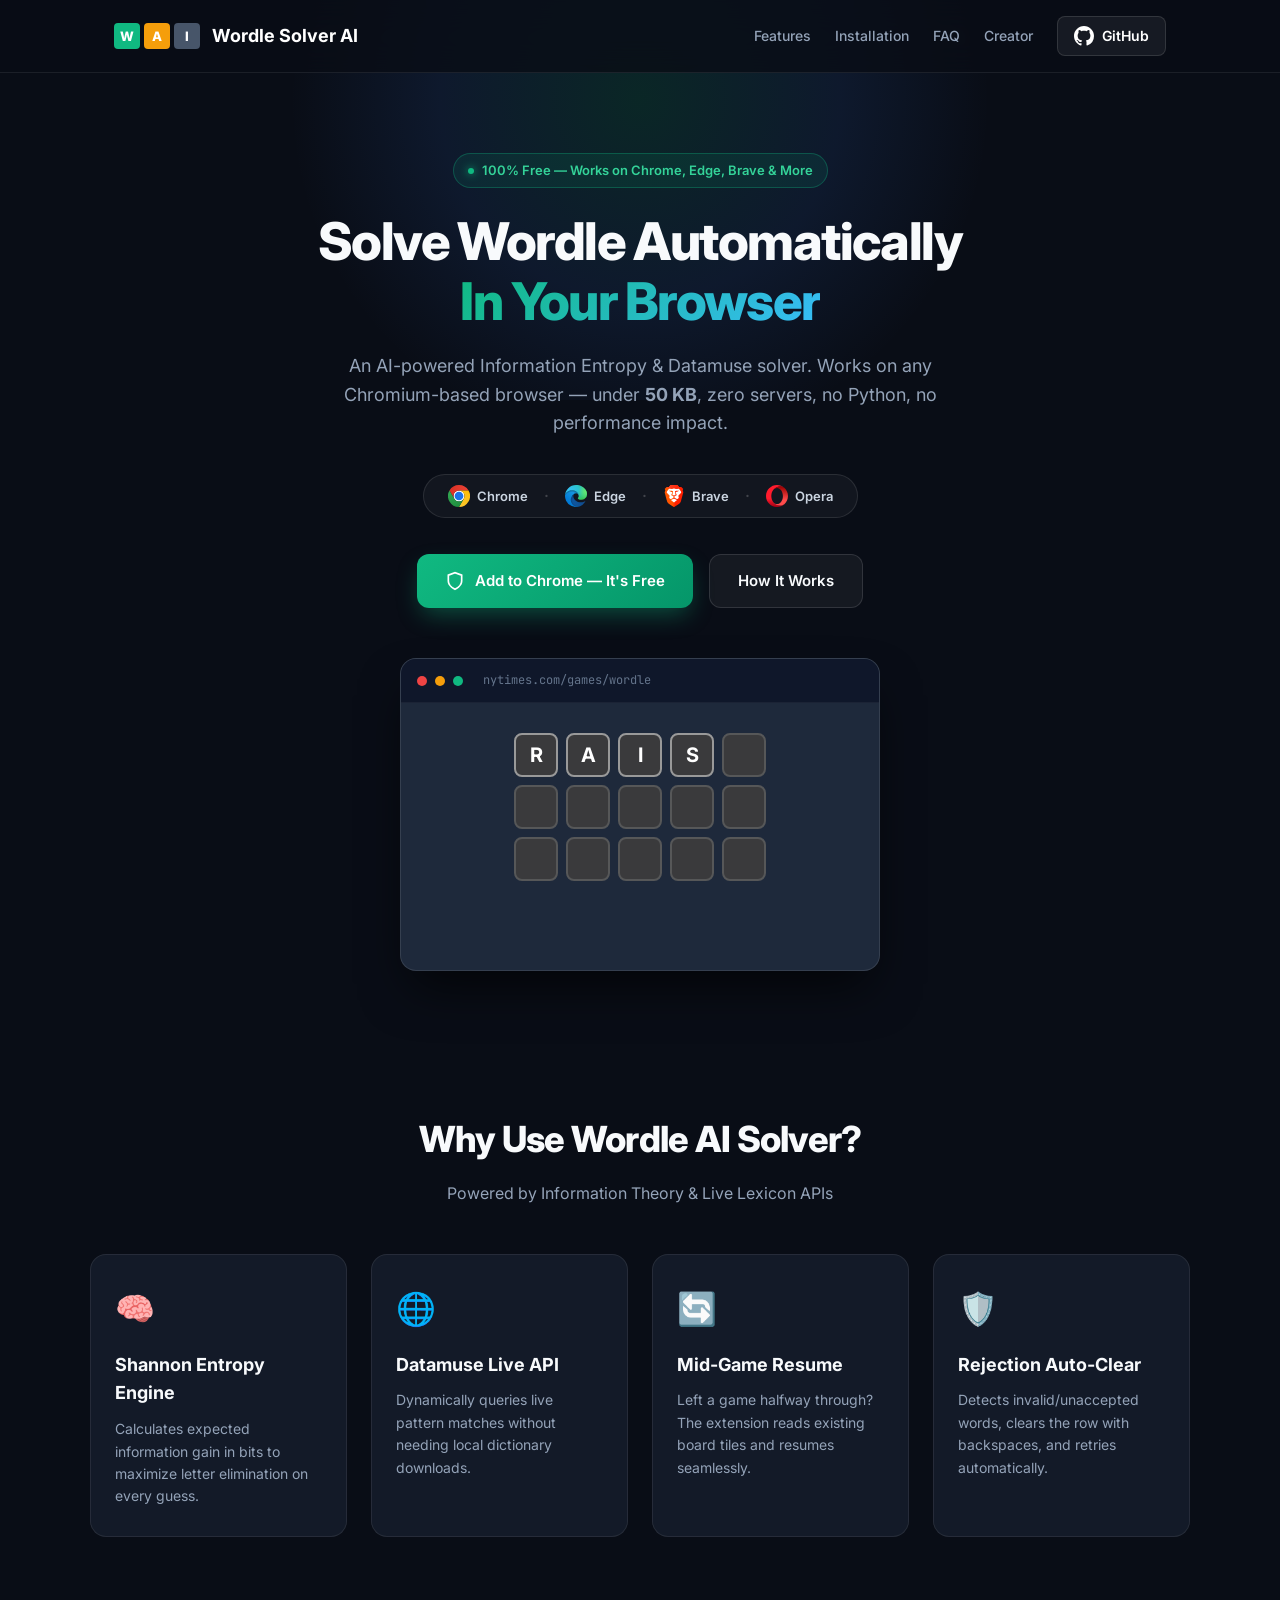
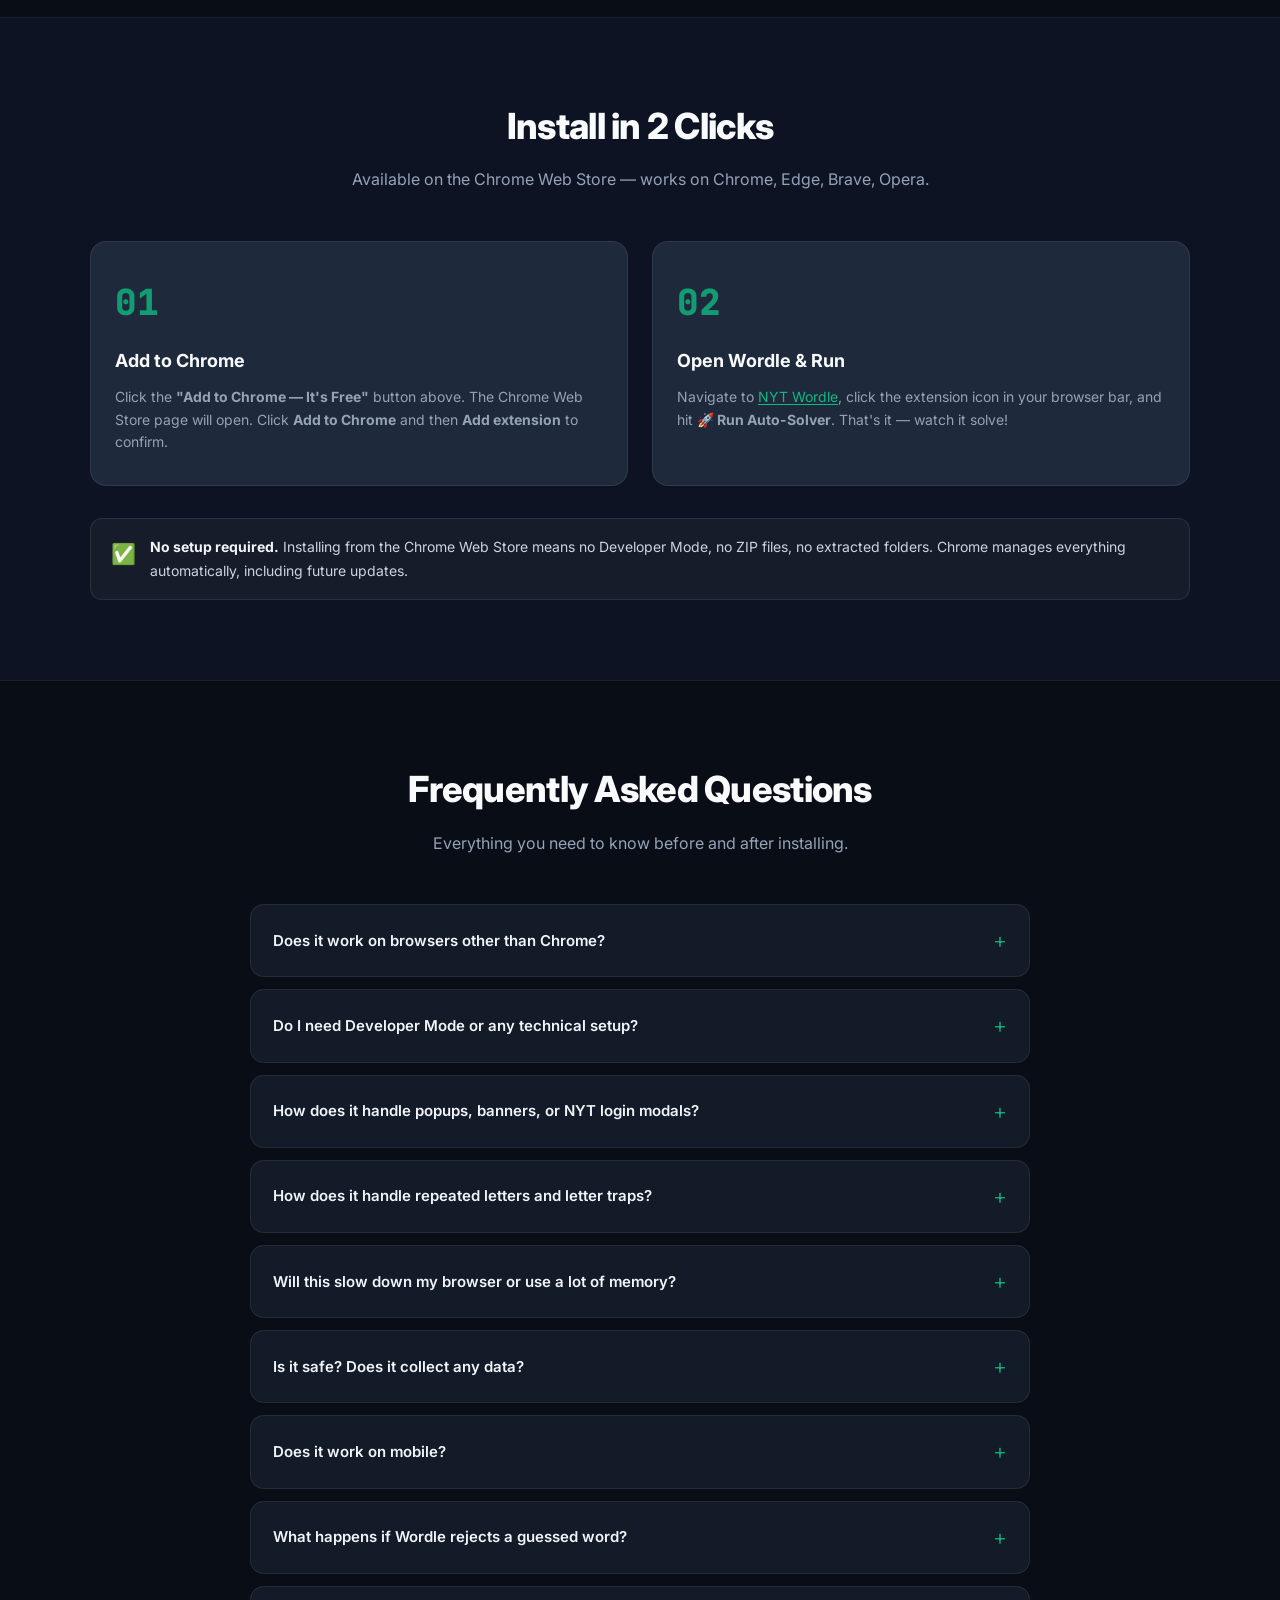
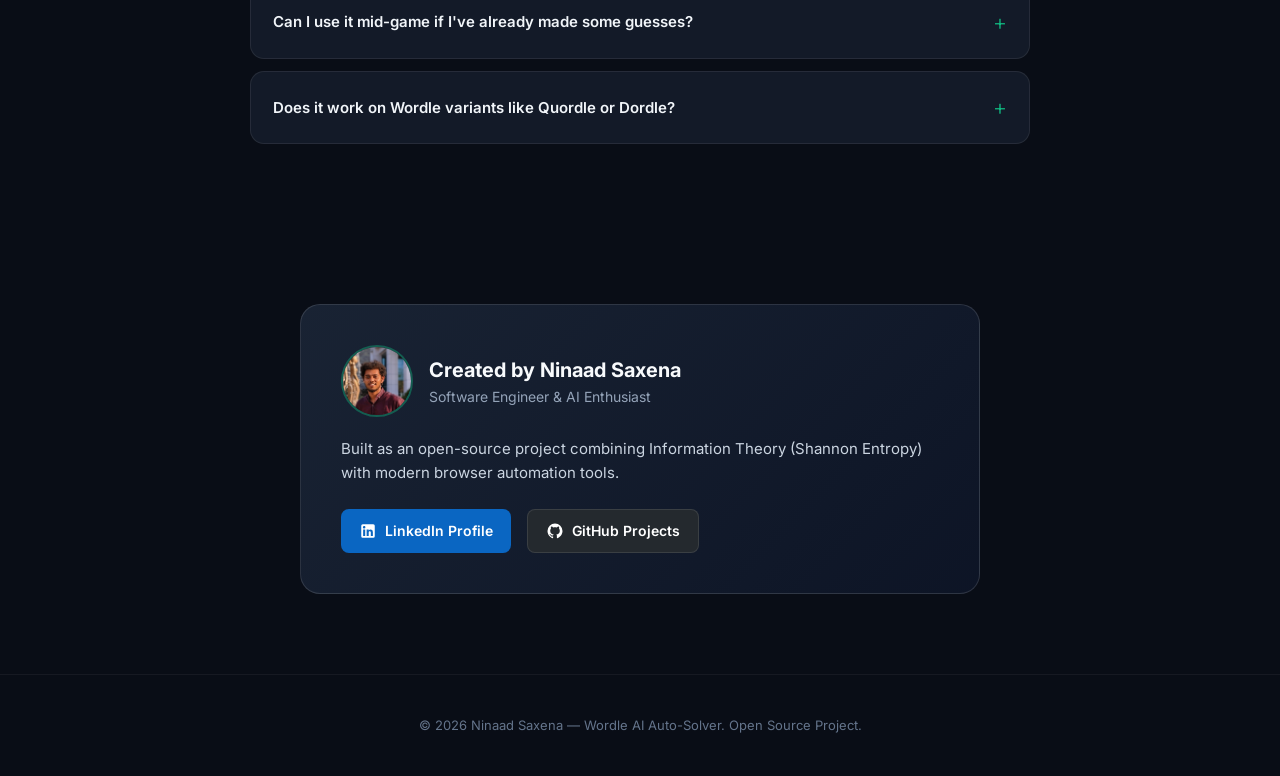
<file: index.html>
<!DOCTYPE html>
<html lang="en">
<head>
  <meta charset="UTF-8">
  <meta name="viewport" content="width=device-width, initial-scale=1.0">
  <title>Wordle AI Auto-Solver — Free Browser Extension for Chrome, Edge & More</title>
  <link rel="stylesheet" href="style.css">
  <link rel="preconnect" href="https://fonts.googleapis.com">
  <link rel="preconnect" href="https://fonts.gstatic.com" crossorigin>
  <link href="https://fonts.googleapis.com/css2?family=Inter:wght@300;400;500;600;700;800&family=JetBrains+Mono:wght@400;600&display=swap" rel="stylesheet">
</head>
<body>
  <div class="bg-glow"></div>
  
  <!-- Navigation -->
  <nav class="navbar">
    <div class="nav-container">
      <div class="brand">
        <div class="brand-tiles">
          <span class="tile green">W</span>
          <span class="tile yellow">A</span>
          <span class="tile gray">I</span>
        </div>
        <span class="brand-name">Wordle Solver AI</span>
      </div>
      <div class="nav-links">
        <a href="#features">Features</a>
        <a href="#how-it-works">Installation</a>
        <a href="#faq">FAQ</a>
        <a href="#about">Creator</a>
        <a href="https://github.com/ninaadsaxena/wordle-solver-extension" target="_blank" rel="noopener noreferrer" class="github-btn">
          <svg height="20" width="20" viewBox="0 0 16 16" fill="currentColor"><path d="M8 0C3.58 0 0 3.58 0 8c0 3.54 2.29 6.53 5.47 7.59.4.07.55-.17.55-.38 0-.19-.01-.82-.01-1.49-2.01.37-2.53-.49-2.69-.94-.09-.23-.48-.94-.82-1.13-.28-.15-.68-.52-.01-.53.63-.01 1.08.58 1.23.82.72 1.21 1.87.87 2.33.66.07-.52.28-.87.51-1.07-1.78-.2-3.64-.89-3.64-3.95 0-.87.31-1.59.82-2.15-.08-.2-.36-1.02.08-2.12 0 0 .67-.21 2.2.82.64-.18 1.32-.27 2-.27.68 0 1.36.09 2 .27 1.53-1.04 2.2-.82 2.2-.82.44 1.1.16 1.92.08 2.12.51.56.82 1.28.82 2.15 0 3.07-1.87 3.75-3.65 3.95.29.25.54.73.54 1.48 0 1.07-.01 1.93-.01 2.2 0 .21.15.46.55.38A8.013 8.013 0 0016 8c0-4.42-3.58-8-8-8z"/></svg>
          GitHub
        </a>
      </div>
    </div>
  </nav>

  <!-- Hero Section -->
  <section class="hero">
    <div class="hero-container">
      <div class="badge">
        <span class="badge-dot"></span>
        <span>100% Free — Works on Chrome, Edge, Brave & More</span>
      </div>
      <h1 class="hero-title">Solve Wordle Automatically <br><span class="gradient-text">In Your Browser</span></h1>
      <p class="hero-description">
        An AI-powered Information Entropy & Datamuse solver. Works on any Chromium-based browser — under <strong>50 KB</strong>, zero servers, no Python, no performance impact.
      </p>

      <!-- Browser Compatibility Strip -->
      <div class="browser-strip">
        <div class="browser-item">
          <img src="assets/logos/chrome.svg" width="22" height="22" alt="Chrome">
          <span>Chrome</span>
        </div>
        <div class="browser-sep">·</div>
        <div class="browser-item">
          <img src="assets/logos/edge.svg" width="22" height="22" alt="Edge">
          <span>Edge</span>
        </div>
        <div class="browser-sep">·</div>
        <div class="browser-item">
          <img src="assets/logos/brave.svg" width="22" height="22" alt="Brave">
          <span>Brave</span>
        </div>
        <div class="browser-sep">·</div>
        <div class="browser-item">
          <img src="assets/logos/opera.svg" width="22" height="22" alt="Opera">
          <span>Opera</span>
        </div>
      </div>

      <div class="hero-actions">
        <a id="store-btn" href="https://chromewebstore.google.com/detail/pijohklighjacgongfanehhmhodmlcon" target="_blank" rel="noopener noreferrer" class="cta-btn primary-cta">
          <svg width="20" height="20" viewBox="0 0 24 24" fill="none" stroke="currentColor" stroke-width="2"><path d="M12 22s8-4 8-10V5l-8-3-8 3v7c0 6 8 10 8 10z"/></svg>
          Add to Chrome — It's Free
        </a>
        <a href="#how-it-works" class="cta-btn secondary-cta">How It Works</a>
      </div>

      <!-- Preview Mockup -->
      <div class="mockup-card">
        <div class="mockup-header">
          <span class="dot red"></span>
          <span class="dot yellow"></span>
          <span class="dot green"></span>
          <span class="mockup-url">nytimes.com/games/wordle</span>
        </div>
        <div class="mockup-body">
          <div class="wordle-board-demo" id="demo-board">
            <div class="demo-row" id="demo-row-0">
              <span class="demo-tile" id="t0-0"></span>
              <span class="demo-tile" id="t0-1"></span>
              <span class="demo-tile" id="t0-2"></span>
              <span class="demo-tile" id="t0-3"></span>
              <span class="demo-tile" id="t0-4"></span>
            </div>
            <div class="demo-row" id="demo-row-1">
              <span class="demo-tile" id="t1-0"></span>
              <span class="demo-tile" id="t1-1"></span>
              <span class="demo-tile" id="t1-2"></span>
              <span class="demo-tile" id="t1-3"></span>
              <span class="demo-tile" id="t1-4"></span>
            </div>
            <div class="demo-row" id="demo-row-2">
              <span class="demo-tile" id="t2-0"></span>
              <span class="demo-tile" id="t2-1"></span>
              <span class="demo-tile" id="t2-2"></span>
              <span class="demo-tile" id="t2-3"></span>
              <span class="demo-tile" id="t2-4"></span>
            </div>
          </div>
          <div class="solver-overlay-badge" id="demo-badge">
            <span>✨ Solved in 3 guesses!</span>
          </div>
        </div>
      </div>
    </div>
  </section>

  <!-- Features Section -->
  <section id="features" class="section">
    <div class="section-container">
      <h2 class="section-title">Why Use Wordle AI Solver?</h2>
      <p class="section-subtitle">Powered by Information Theory & Live Lexicon APIs</p>

      <div class="features-grid">
        <div class="feature-card">
          <div class="feature-icon">🧠</div>
          <h3>Shannon Entropy Engine</h3>
          <p>Calculates expected information gain in bits to maximize letter elimination on every guess.</p>
        </div>

        <div class="feature-card">
          <div class="feature-icon">🌐</div>
          <h3>Datamuse Live API</h3>
          <p>Dynamically queries live pattern matches without needing local dictionary downloads.</p>
        </div>

        <div class="feature-card">
          <div class="feature-icon">🔄</div>
          <h3>Mid-Game Resume</h3>
          <p>Left a game halfway through? The extension reads existing board tiles and resumes seamlessly.</p>
        </div>

        <div class="feature-card">
          <div class="feature-icon">🛡️</div>
          <h3>Rejection Auto-Clear</h3>
          <p>Detects invalid/unaccepted words, clears the row with backspaces, and retries automatically.</p>
        </div>
      </div>
    </div>
  </section>

  <!-- 2-Step Setup Guide -->
  <section id="how-it-works" class="section alt-bg">
    <div class="section-container">
      <h2 class="section-title">Install in 2 Clicks</h2>
      <p class="section-subtitle">Available on the Chrome Web Store — works on Chrome, Edge, Brave, Opera.</p>

      <div class="steps-grid">
        <div class="step-card">
          <div class="step-number">01</div>
          <h3>Add to Chrome</h3>
          <p>Click the <strong>"Add to Chrome — It's Free"</strong> button above. The Chrome Web Store page will open. Click <strong>Add to Chrome</strong> and then <strong>Add extension</strong> to confirm.</p>
        </div>

        <div class="step-card">
          <div class="step-number">02</div>
          <h3>Open Wordle &amp; Run</h3>
          <p>Navigate to <a href="https://www.nytimes.com/games/wordle/index.html" target="_blank" rel="noopener noreferrer" class="green-link">NYT Wordle</a>, click the extension icon in your browser bar, and hit <strong>🚀 Run Auto-Solver</strong>. That's it — watch it solve!</p>
        </div>
      </div>

      <div class="install-tip">
        <div class="tip-icon">✅</div>
        <div class="tip-body">
          <strong>No setup required.</strong> Installing from the Chrome Web Store means no Developer Mode, no ZIP files, no extracted folders. Chrome manages everything automatically, including future updates.
        </div>
      </div>
    </div>
  </section>

  <!-- FAQ Section -->
  <section id="faq" class="section">
    <div class="section-container">
      <h2 class="section-title">Frequently Asked Questions</h2>
      <p class="section-subtitle">Everything you need to know before and after installing.</p>

      <div class="faq-list">

        <details class="faq-item">
          <summary class="faq-question">Does it work on browsers other than Chrome?</summary>
          <div class="faq-answer">
            Yes! Since it's a standard Chrome Web Store extension, it works on any Chromium-based browser — <strong>Google Chrome, Microsoft Edge, Brave, Opera, Vivaldi</strong>. Just visit the Chrome Web Store link and click Add to Chrome. No extra setup needed on any of them.
          </div>
        </details>

        <details class="faq-item">
          <summary class="faq-question">Do I need Developer Mode or any technical setup?</summary>
          <div class="faq-answer">
            <strong>No.</strong> Installing from the Chrome Web Store is identical to installing any standard extension — no Developer Mode, no ZIP downloads, and no folder management required. Chrome handles installation and updates automatically.
          </div>
        </details>

        <details class="faq-item">
          <summary class="faq-question">How does it handle popups, banners, or NYT login modals?</summary>
          <div class="faq-answer">
            The solver automatically detects and dismisses cookie consent banners, privacy popups, NYT account login prompts, and side navigation menus before and during gameplay so solving is never interrupted.
          </div>
        </details>

        <details class="faq-item">
          <summary class="faq-question">How does it handle repeated letters and letter traps?</summary>
          <div class="faq-answer">
            The engine uses a two-pass algorithm for exact repeated-letter feedback, and when multiple candidates share similar patterns (like <code>_IGHT</code> or <code>_OUND</code>), it evaluates high-frequency probe words to test multiple letters in a single guess.
          </div>
        </details>

        <details class="faq-item">
          <summary class="faq-question">Will this slow down my browser or use a lot of memory?</summary>
          <div class="faq-answer">
            Not at all. The entire extension is <strong>under 50 KB</strong> — smaller than a single webpage image. It only activates when you click the extension button on the NYT Wordle page. It has zero impact on your browser's speed, startup time, or memory usage.
          </div>
        </details>

        <details class="faq-item">
          <summary class="faq-question">Is it safe? Does it collect any data?</summary>
          <div class="faq-answer">
            100% safe. The extension is fully <strong>open source</strong> — you can read every line of code on GitHub. It does not collect, store, or transmit any personal data. Check out our transparent <a href="/privacy.html" class="green-link">Privacy Policy</a>.
          </div>
        </details>

        <details class="faq-item">
          <summary class="faq-question">Does it work on mobile?</summary>
          <div class="faq-answer">
            Browser extensions are a desktop-only feature — Chrome and Edge on Android and iOS do not support extensions. The solver works on desktop versions of all Chromium browsers.
          </div>
        </details>

        <details class="faq-item">
          <summary class="faq-question">What happens if Wordle rejects a guessed word?</summary>
          <div class="faq-answer">
            The solver detects when Wordle shakes a row (indicating the word isn't in its dictionary), automatically clears the row with Backspace presses, marks that word as invalid, and picks the next best candidate.
          </div>
        </details>

        <details class="faq-item">
          <summary class="faq-question">Can I use it mid-game if I've already made some guesses?</summary>
          <div class="faq-answer">
            Yes! The extension reads existing tile colours on the board when it starts. If you've already made 1 or 2 guesses, it will pick up from where you left off and continue solving from that point.
          </div>
        </details>

        <details class="faq-item">
          <summary class="faq-question">Does it work on Wordle variants like Quordle or Dordle?</summary>
          <div class="faq-answer">
            Currently the extension is designed specifically for the official <strong>NYT Wordle</strong> (nytimes.com). Other variants use different page structures and are not supported at this time.
          </div>
        </details>

      </div>
    </div>
  </section>

  <!-- Creator Section -->
  <section id="about" class="section">
    <div class="section-container">
      <div class="creator-card">
        <div class="creator-header">
          <img src="assets/ninaad.png" class="creator-avatar" alt="Ninaad Saxena">
          <div class="creator-info">
            <h3>Created by Ninaad Saxena</h3>
            <p>Software Engineer & AI Enthusiast</p>
          </div>
        </div>
        <p class="creator-bio">
          Built as an open-source project combining Information Theory (Shannon Entropy) with modern browser automation tools.
        </p>
        <div class="creator-links">
          <a href="https://linkedin.com/in/ninaadsaxena" target="_blank" rel="noopener noreferrer" class="social-link linkedin">
            <svg width="18" height="18" viewBox="0 0 24 24" fill="currentColor"><path d="M19 3a2 2 0 0 1 2 2v14a2 2 0 0 1-2 2H5a2 2 0 0 1-2-2V5a2 2 0 0 1 2-2h14m-.5 15.5v-5.3a3.26 3.26 0 0 0-3.26-3.26c-.85 0-1.84.52-2.28 1.3v-1.11h-2.79v8.37h2.79v-4.93c0-.77.62-1.4 1.39-1.4a1.4 1.4 0 0 1 1.4 1.4v4.93h2.75M6.88 8.56a1.68 1.68 0 0 0 1.68-1.68c0-.93-.75-1.69-1.68-1.69a1.69 1.69 0 0 0-1.69 1.69c0 .93.76 1.68 1.69 1.68m1.39 9.94v-8.37H5.5v8.37h2.77z"/></svg>
            LinkedIn Profile
          </a>
          <a href="https://github.com/ninaadsaxena" target="_blank" rel="noopener noreferrer" class="social-link github">
            <svg width="18" height="18" viewBox="0 0 24 24" fill="currentColor"><path d="M12 2A10 10 0 0 0 2 12c0 4.42 2.87 8.17 6.84 9.5.5.08.66-.23.66-.5v-1.69c-2.77.6-3.36-1.34-3.36-1.34-.46-1.16-1.11-1.47-1.11-1.47-.91-.62.07-.6.07-.6 1 .07 1.53 1.03 1.53 1.03.87 1.52 2.34 1.07 2.91.83.1-.65.35-1.09.63-1.34-2.22-.25-4.55-1.11-4.55-4.92 0-1.11.38-2 1.03-2.71-.1-.25-.45-1.29.1-2.64 0 0 .84-.27 2.75 1.02.79-.22 1.65-.33 2.5-.33.85 0 1.71.11 2.5.33 1.91-1.29 2.75-1.02 2.75-1.02.55 1.35.2 2.39.1 2.64.65.71 1.03 1.6 1.03 2.71 0 3.82-2.34 4.66-4.57 4.91.36.31.69.92.69 1.85V21c0 .27.16.59.67.5C19.14 20.16 22 16.42 22 12A10 10 0 0 0 12 2z"/></svg>
            GitHub Projects
          </a>
        </div>
      </div>
    </div>
  </section>

  <!-- Footer -->
  <footer class="footer">
    <p>© 2026 Ninaad Saxena — Wordle AI Auto-Solver. Open Source Project.</p>
  </footer>

  <script src="script.js"></script>
</body>
</html>
</file>
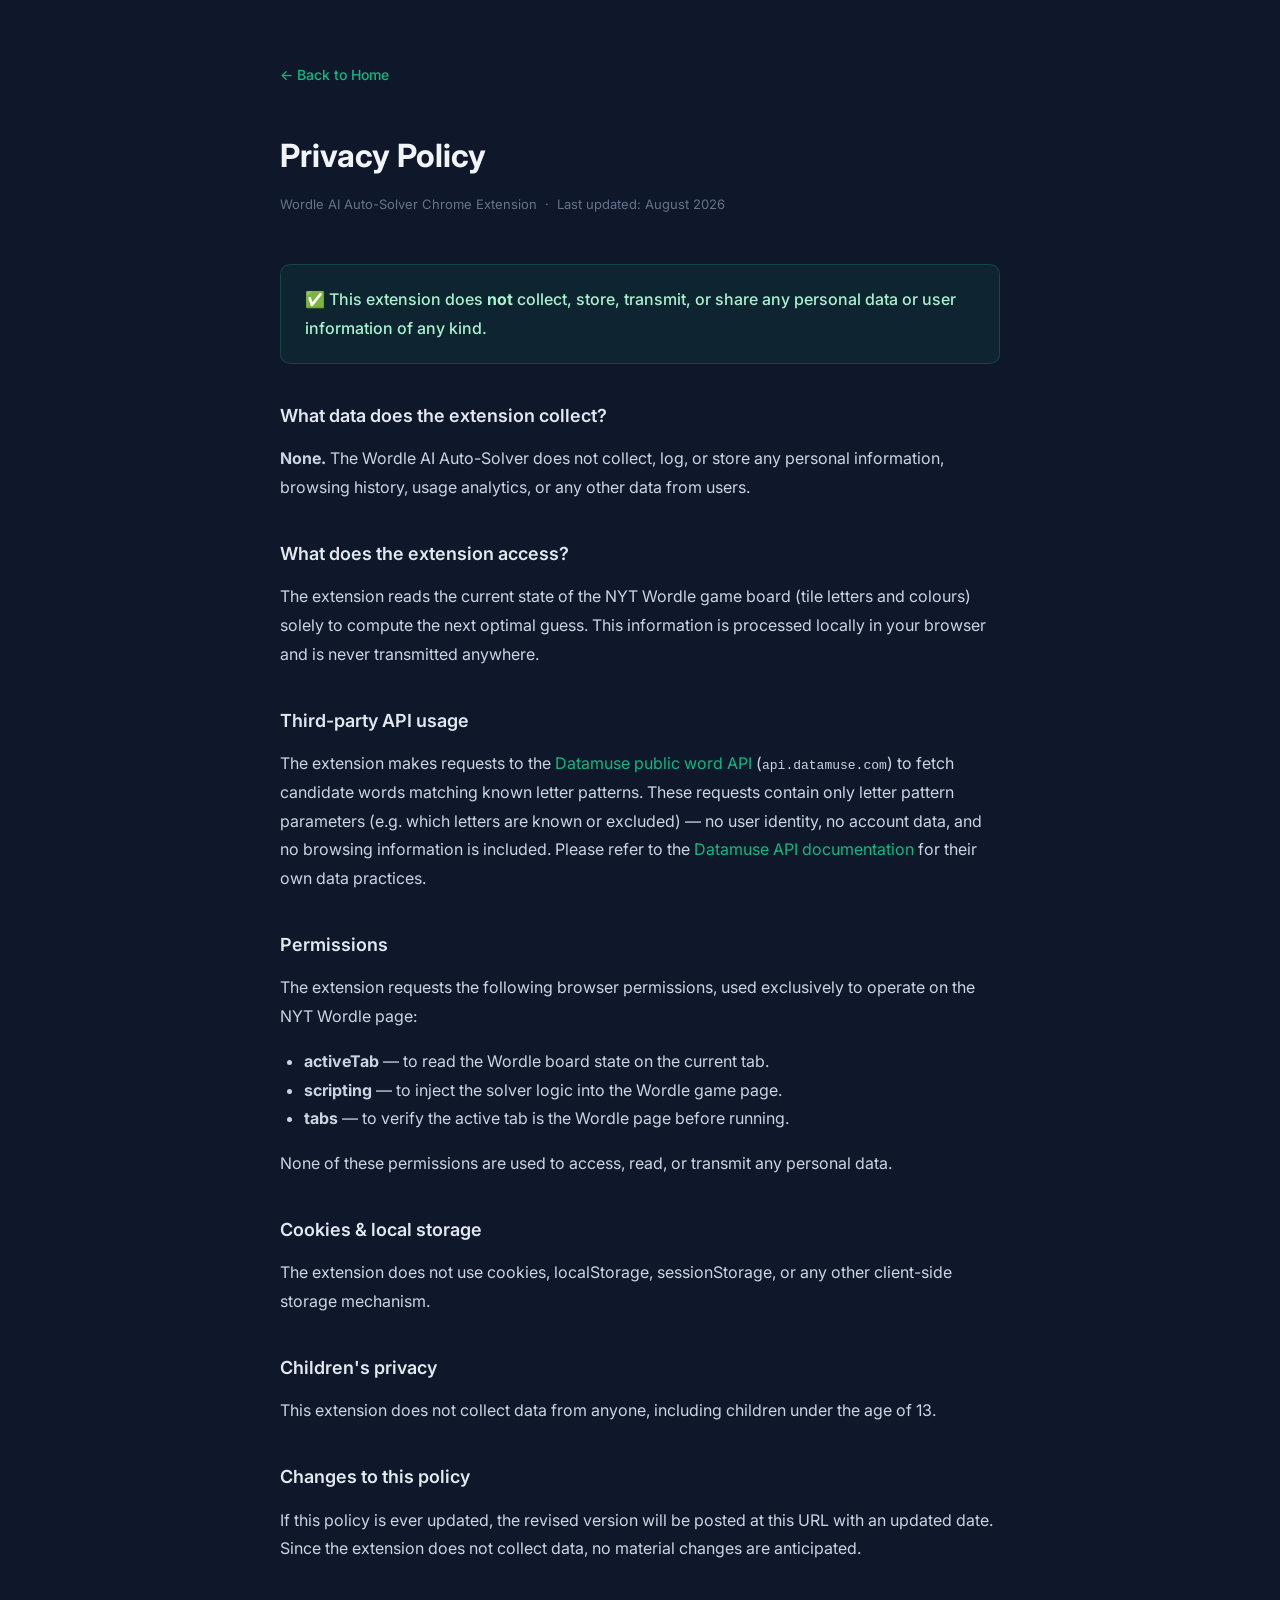
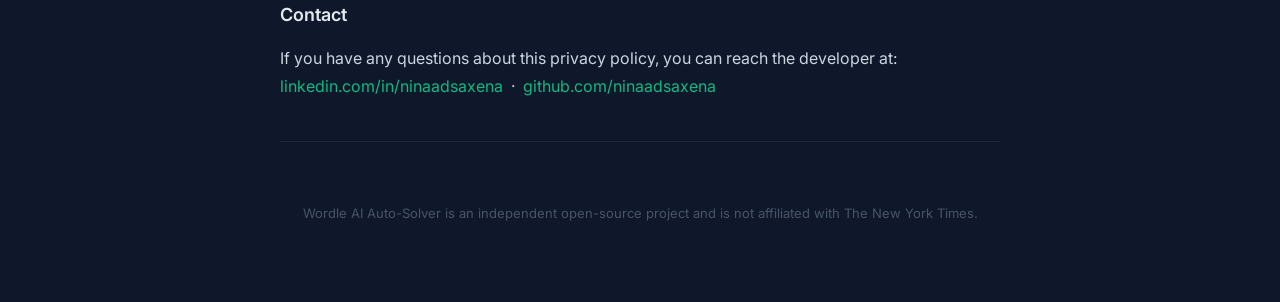
<file: privacy.html>
<!DOCTYPE html>
<html lang="en">
<head>
  <meta charset="UTF-8">
  <meta name="viewport" content="width=device-width, initial-scale=1.0">
  <title>Privacy Policy — Wordle AI Auto-Solver</title>
  <link rel="preconnect" href="https://fonts.googleapis.com">
  <link href="https://fonts.googleapis.com/css2?family=Inter:wght@400;500;600;700&display=swap" rel="stylesheet">
  <style>
    *, *::before, *::after { box-sizing: border-box; margin: 0; padding: 0; }

    body {
      font-family: 'Inter', sans-serif;
      background: #0f172a;
      color: #cbd5e1;
      min-height: 100vh;
      padding: 60px 20px;
      line-height: 1.8;
    }

    .container {
      max-width: 720px;
      margin: 0 auto;
    }

    .back {
      display: inline-flex;
      align-items: center;
      gap: 8px;
      color: #10b981;
      text-decoration: none;
      font-size: 14px;
      font-weight: 500;
      margin-bottom: 40px;
      transition: opacity 0.2s;
    }
    .back:hover { opacity: 0.75; }

    h1 {
      font-size: 32px;
      font-weight: 700;
      color: #f1f5f9;
      margin-bottom: 8px;
    }

    .meta {
      font-size: 13px;
      color: #64748b;
      margin-bottom: 48px;
    }

    h2 {
      font-size: 18px;
      font-weight: 600;
      color: #e2e8f0;
      margin: 36px 0 12px;
    }

    p { margin-bottom: 16px; }

    .highlight {
      background: rgba(16, 185, 129, 0.08);
      border: 1px solid rgba(16, 185, 129, 0.25);
      border-radius: 10px;
      padding: 20px 24px;
      margin: 32px 0;
      color: #a7f3d0;
      font-weight: 500;
    }

    a { color: #10b981; text-decoration: none; }
    a:hover { text-decoration: underline; }

    hr {
      border: none;
      border-top: 1px solid rgba(255,255,255,0.07);
      margin: 40px 0;
    }

    .footer {
      font-size: 13px;
      color: #475569;
      text-align: center;
      margin-top: 60px;
    }

    .privacy-list {
      margin: 0 0 16px 24px;
    }
  </style>

</head>
<body>
  <div class="container">

    <a href="/" class="back">
      ← Back to Home
    </a>

    <h1>Privacy Policy</h1>
    <p class="meta">Wordle AI Auto-Solver Chrome Extension &nbsp;·&nbsp; Last updated: August 2026</p>

    <div class="highlight">
      ✅ This extension does <strong>not</strong> collect, store, transmit, or share any personal data or user information of any kind.
    </div>

    <h2>What data does the extension collect?</h2>
    <p><strong>None.</strong> The Wordle AI Auto-Solver does not collect, log, or store any personal information, browsing history, usage analytics, or any other data from users.</p>

    <h2>What does the extension access?</h2>
    <p>The extension reads the current state of the NYT Wordle game board (tile letters and colours) solely to compute the next optimal guess. This information is processed locally in your browser and is never transmitted anywhere.</p>

    <h2>Third-party API usage</h2>
    <p>The extension makes requests to the <a href="https://www.datamuse.com/api/" target="_blank" rel="noopener noreferrer">Datamuse public word API</a> (<code>api.datamuse.com</code>) to fetch candidate words matching known letter patterns. These requests contain only letter pattern parameters (e.g. which letters are known or excluded) — no user identity, no account data, and no browsing information is included. Please refer to the <a href="https://www.datamuse.com/api/" target="_blank" rel="noopener noreferrer">Datamuse API documentation</a> for their own data practices.</p>

    <h2>Permissions</h2>
    <p>The extension requests the following browser permissions, used exclusively to operate on the NYT Wordle page:</p>
    <ul class="privacy-list">
      <li><strong>activeTab</strong> — to read the Wordle board state on the current tab.</li>
      <li><strong>scripting</strong> — to inject the solver logic into the Wordle game page.</li>
      <li><strong>tabs</strong> — to verify the active tab is the Wordle page before running.</li>
    </ul>
    <p>None of these permissions are used to access, read, or transmit any personal data.</p>

    <h2>Cookies & local storage</h2>
    <p>The extension does not use cookies, localStorage, sessionStorage, or any other client-side storage mechanism.</p>

    <h2>Children's privacy</h2>
    <p>This extension does not collect data from anyone, including children under the age of 13.</p>

    <h2>Changes to this policy</h2>
    <p>If this policy is ever updated, the revised version will be posted at this URL with an updated date. Since the extension does not collect data, no material changes are anticipated.</p>

    <h2>Contact</h2>
    <p>If you have any questions about this privacy policy, you can reach the developer at:<br>
      <a href="https://linkedin.com/in/ninaadsaxena" target="_blank" rel="noopener noreferrer">linkedin.com/in/ninaadsaxena</a> &nbsp;·&nbsp;
      <a href="https://github.com/ninaadsaxena" target="_blank" rel="noopener noreferrer">github.com/ninaadsaxena</a>
    </p>

    <hr>
    <p class="footer">Wordle AI Auto-Solver is an independent open-source project and is not affiliated with The New York Times.</p>

  </div>
</body>
</html>
</file>
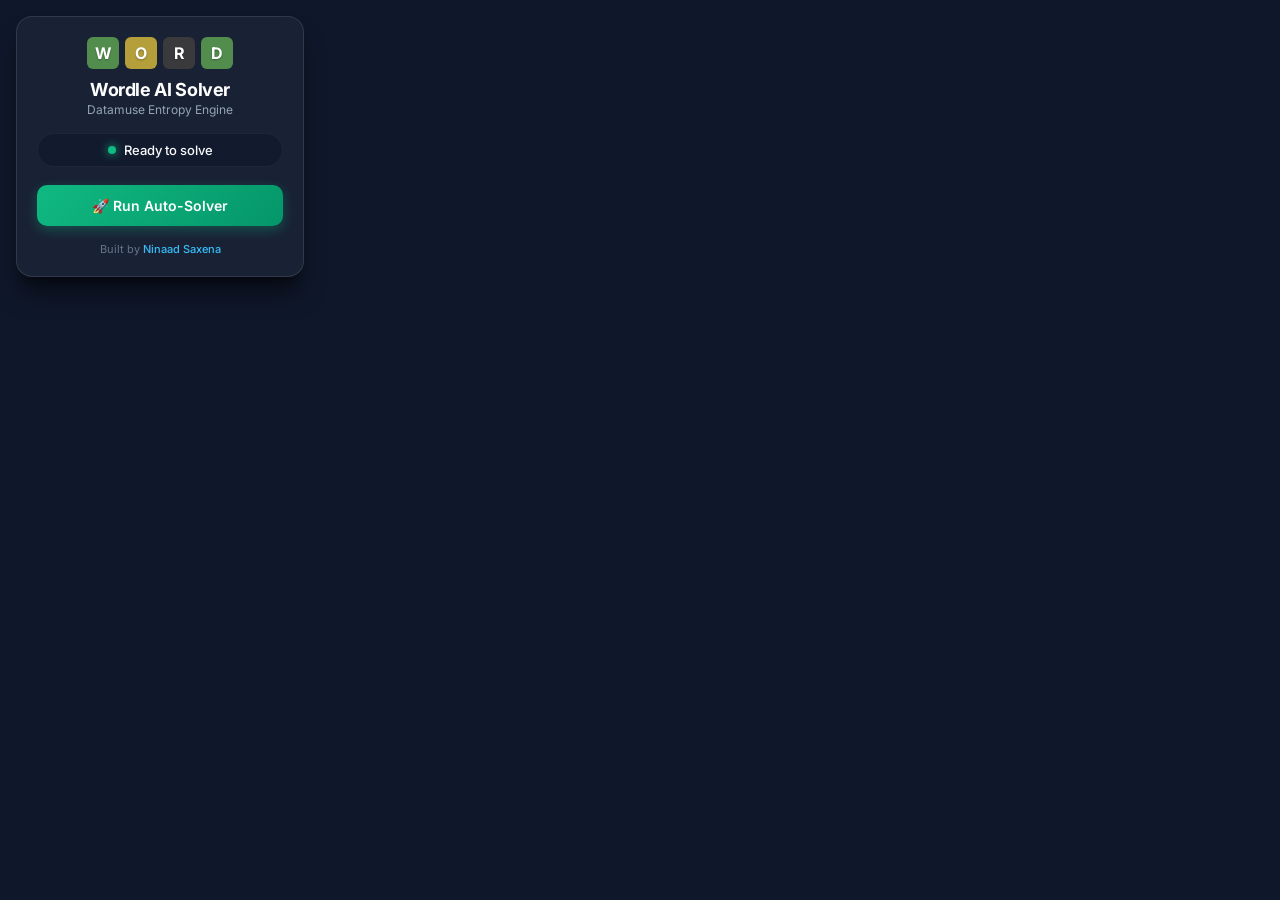
<file: extension/popup.html>
<!DOCTYPE html>
<html lang="en">
<head>
  <meta charset="UTF-8">
  <meta name="viewport" content="width=device-width, initial-scale=1.0">
  <title>Wordle AI Auto-Solver</title>
  <link rel="stylesheet" href="popup.css">
  <link rel="preconnect" href="https://fonts.googleapis.com">
  <link rel="preconnect" href="https://fonts.gstatic.com" crossorigin>
  <link href="https://fonts.googleapis.com/css2?family=Inter:wght@400;500;600;700&display=swap" rel="stylesheet">
</head>
<body>
  <div class="card">
    <div class="header">
      <div class="logo">
        <span class="tile green">W</span>
        <span class="tile yellow">O</span>
        <span class="tile gray">R</span>
        <span class="tile green">D</span>
      </div>
      <h2>Wordle AI Solver</h2>
      <p class="tagline">Datamuse Entropy Engine</p>
    </div>

    <div class="status-container">
      <div id="status-dot" class="status-dot ready"></div>
      <span id="status-text">Ready to solve</span>
    </div>

    <button id="run-btn" class="btn primary-btn">
      <span>🚀 Run Auto-Solver</span>
    </button>

    <div class="footer">
      <span>Built by <a href="https://linkedin.com/in/ninaadsaxena" target="_blank" rel="noopener noreferrer">Ninaad Saxena</a></span>
    </div>
  </div>

  <script src="popup.js"></script>
</body>
</html>
</file>
<file: style.css>
* {
  box-sizing: border-box;
  margin: 0;
  padding: 0;
  font-family: 'Inter', system-ui, -apple-system, sans-serif;
  scroll-behavior: smooth;
}

body {
  background-color: #090d16;
  color: #f8fafc;
  line-height: 1.6;
  overflow-x: hidden;
  position: relative;
}

.bg-glow {
  position: absolute;
  top: -200px;
  left: 50%;
  transform: translateX(-50%);
  width: 800px;
  height: 600px;
  background: radial-gradient(circle, rgba(16, 185, 129, 0.15) 0%, rgba(59, 130, 246, 0.1) 40%, rgba(9, 13, 22, 0) 70%);
  pointer-events: none;
  z-index: 0;
}

/* Navbar */
.navbar {
  position: sticky;
  top: 0;
  z-index: 100;
  -webkit-backdrop-filter: blur(16px);
  backdrop-filter: blur(16px);
  background: rgba(9, 13, 22, 0.8);
  border-bottom: 1px solid rgba(255, 255, 255, 0.08);
  padding: 16px 0;
}

.nav-container {
  max-width: 1100px;
  margin: 0 auto;
  padding: 0 24px;
  display: flex;
  justify-content: space-between;
  align-items: center;
}

.brand {
  display: flex;
  align-items: center;
  gap: 12px;
}

.brand-tiles {
  display: flex;
  gap: 4px;
}

.brand-name {
  font-weight: 700;
  font-size: 18px;
  color: #ffffff;
}

.tile {
  width: 26px;
  height: 26px;
  border-radius: 4px;
  display: flex;
  align-items: center;
  justify-content: center;
  font-weight: 800;
  font-size: 13px;
  color: #ffffff;
}

.tile.green { background: #10b981; }
.tile.yellow { background: #f59e0b; }
.tile.gray { background: #475569; }

.nav-links {
  display: flex;
  align-items: center;
  gap: 24px;
}

.nav-links a {
  color: #94a3b8;
  text-decoration: none;
  font-size: 14px;
  font-weight: 500;
  transition: color 0.2s ease;
}

.nav-links a:hover {
  color: #ffffff;
}

.github-btn {
  display: flex;
  align-items: center;
  gap: 8px;
  background: rgba(255, 255, 255, 0.06);
  border: 1px solid rgba(255, 255, 255, 0.12);
  padding: 8px 16px;
  border-radius: 8px;
  color: #ffffff !important;
  font-weight: 600 !important;
  transition: all 0.2s ease;
}

.github-btn:hover {
  background: rgba(255, 255, 255, 0.12);
  border-color: rgba(255, 255, 255, 0.2);
}

/* Hero Section */
.hero {
  padding: 80px 24px 60px;
  text-align: center;
  position: relative;
  z-index: 1;
}

.hero-container {
  max-width: 800px;
  margin: 0 auto;
}

.badge {
  display: inline-flex;
  align-items: center;
  gap: 8px;
  background: rgba(16, 185, 129, 0.1);
  border: 1px solid rgba(16, 185, 129, 0.3);
  padding: 6px 14px;
  border-radius: 30px;
  font-size: 13px;
  font-weight: 600;
  color: #34d399;
  margin-bottom: 24px;
}

.badge-dot {
  width: 6px;
  height: 6px;
  border-radius: 50%;
  background: #10b981;
  box-shadow: 0 0 8px #10b981;
}

.hero-title {
  font-size: 52px;
  font-weight: 800;
  line-height: 1.15;
  letter-spacing: -0.03em;
  margin-bottom: 20px;
}

.gradient-text {
  background: linear-gradient(135deg, #10b981 0%, #38bdf8 100%);
  -webkit-background-clip: text;
  background-clip: text;
  -webkit-text-fill-color: transparent;
}

.hero-description {
  font-size: 18px;
  color: #94a3b8;
  max-width: 620px;
  margin: 0 auto 36px;
}

.hero-actions {
  display: flex;
  justify-content: center;
  gap: 16px;
  margin-bottom: 50px;
}

.cta-btn {
  display: inline-flex;
  align-items: center;
  gap: 10px;
  padding: 14px 28px;
  border-radius: 12px;
  font-size: 15px;
  font-weight: 600;
  text-decoration: none;
  cursor: pointer;
  transition: all 0.25s ease;
  border: none;
}

.primary-cta {
  background: linear-gradient(135deg, #10b981 0%, #059669 100%);
  color: #ffffff;
  box-shadow: 0 10px 25px -5px rgba(16, 185, 129, 0.4);
}

.primary-cta:hover {
  transform: translateY(-2px);
  box-shadow: 0 15px 30px -5px rgba(16, 185, 129, 0.5);
  background: linear-gradient(135deg, #34d399 0%, #059669 100%);
}

.secondary-cta {
  background: rgba(255, 255, 255, 0.05);
  border: 1px solid rgba(255, 255, 255, 0.12);
  color: #f8fafc;
}

.secondary-cta:hover {
  background: rgba(255, 255, 255, 0.1);
  border-color: rgba(255, 255, 255, 0.2);
}

/* Mockup Card */
.mockup-card {
  background: #1e293b;
  border: 1px solid rgba(255, 255, 255, 0.1);
  border-radius: 16px;
  overflow: hidden;
  box-shadow: 0 25px 50px -12px rgba(0, 0, 0, 0.7);
  max-width: 480px;
  margin: 0 auto;
}

.mockup-header {
  background: #0f172a;
  padding: 12px 16px;
  display: flex;
  align-items: center;
  gap: 8px;
  border-bottom: 1px solid rgba(255, 255, 255, 0.05);
}

.dot {
  width: 10px;
  height: 10px;
  border-radius: 50%;
}
.dot.red { background: #ef4444; }
.dot.yellow { background: #f59e0b; }
.dot.green { background: #10b981; }

.mockup-url {
  font-family: 'JetBrains Mono', monospace;
  font-size: 12px;
  color: #64748b;
  margin-left: 12px;
}

.mockup-body {
  padding: 30px 20px;
  display: flex;
  flex-direction: column;
  align-items: center;
  gap: 20px;
}

.wordle-board-demo {
  display: flex;
  flex-direction: column;
  gap: 8px;
}

.demo-row {
  display: flex;
  gap: 8px;
}

.demo-tile {
  width: 44px;
  height: 44px;
  border-radius: 8px;
  display: flex;
  align-items: center;
  justify-content: center;
  font-weight: 700;
  font-size: 20px;
  color: #ffffff;
  background: #3a3a3c;
  border: 2px solid #565758;
  transform-style: preserve-3d;
  transition: background 0s;
  position: relative;
}

/* Letter pop-in: tile scales up briefly when a letter is typed */
@keyframes tile-pop {
  0%   { transform: scale(1); }
  40%  { transform: scale(1.12); }
  100% { transform: scale(1); }
}

/* Tile flip: front half (tile rotates away) */
@keyframes flip-down {
  0%   { transform: rotateX(0deg); }
  100% { transform: rotateX(-90deg); }
}

/* Tile flip: back half (tile rotates in with new color) */
@keyframes flip-up {
  0%   { transform: rotateX(90deg); }
  100% { transform: rotateX(0deg); }
}

/* Bounce animation shown after solving */
@keyframes tile-bounce {
  0%   { transform: translateY(0); }
  40%  { transform: translateY(-14px); }
  60%  { transform: translateY(-7px); }
  80%  { transform: translateY(-4px); }
  100% { transform: translateY(0); }
}

.demo-tile.pop {
  animation: tile-pop 0.1s ease;
}

.demo-tile.flip-out {
  animation: flip-down 0.25s ease-in forwards;
}

.demo-tile.flip-in {
  animation: flip-up 0.25s ease-out forwards;
}

.demo-tile.bounce {
  animation: tile-bounce 0.4s ease;
}

/* Colored states — applied after flip */
.demo-tile.green { background: #538d4e; border-color: #538d4e; }
.demo-tile.yellow { background: #b59f3b; border-color: #b59f3b; }
.demo-tile.gray  { background: #3a3a3c; border-color: #3a3a3c; }

.solver-overlay-badge {
  background: rgba(16, 185, 129, 0.15);
  border: 1px solid #10b981;
  padding: 8px 18px;
  border-radius: 20px;
  font-size: 13px;
  font-weight: 600;
  color: #34d399;
}

/* Sections */
.section {
  padding: 80px 24px;
  position: relative;
}

.alt-bg {
  background: #0d1322;
  border-top: 1px solid rgba(255, 255, 255, 0.05);
  border-bottom: 1px solid rgba(255, 255, 255, 0.05);
}

.section-container {
  max-width: 1100px;
  margin: 0 auto;
}

.section-title {
  font-size: 36px;
  font-weight: 800;
  text-align: center;
  letter-spacing: -0.02em;
  margin-bottom: 12px;
}

.section-subtitle {
  font-size: 16px;
  color: #94a3b8;
  text-align: center;
  margin-bottom: 48px;
}

/* Features Grid */
.features-grid {
  display: grid;
  grid-template-columns: repeat(auto-fit, minmax(240px, 1fr));
  gap: 24px;
}

.feature-card {
  background: rgba(30, 41, 59, 0.5);
  border: 1px solid rgba(255, 255, 255, 0.08);
  border-radius: 16px;
  padding: 28px 24px;
  transition: all 0.3s ease;
}

.feature-card:hover {
  transform: translateY(-4px);
  border-color: rgba(16, 185, 129, 0.3);
  background: rgba(30, 41, 59, 0.8);
}

.feature-icon {
  font-size: 32px;
  margin-bottom: 16px;
}

.feature-card h3 {
  font-size: 18px;
  font-weight: 700;
  margin-bottom: 10px;
}

.feature-card p {
  font-size: 14px;
  color: #94a3b8;
}

/* Steps Grid */
.steps-grid {
  display: grid;
  grid-template-columns: repeat(auto-fit, minmax(280px, 1fr));
  gap: 24px;
}

.step-card {
  background: #1e293b;
  border: 1px solid rgba(255, 255, 255, 0.08);
  border-radius: 16px;
  padding: 32px 24px;
  position: relative;
}

.step-number {
  font-family: 'JetBrains Mono', monospace;
  font-size: 36px;
  font-weight: 800;
  color: #10b981;
  margin-bottom: 16px;
  opacity: 0.8;
}

.step-card h3 {
  font-size: 18px;
  font-weight: 700;
  margin-bottom: 10px;
}

.step-card p {
  font-size: 14px;
  color: #94a3b8;
}

.step-card code {
  background: #0f172a;
  padding: 2px 6px;
  border-radius: 4px;
  color: #38bdf8;
  font-family: 'JetBrains Mono', monospace;
}

/* Creator Card */
.creator-card {
  background: linear-gradient(135deg, rgba(30, 41, 59, 0.8) 0%, rgba(15, 23, 42, 0.8) 100%);
  border: 1px solid rgba(255, 255, 255, 0.12);
  border-radius: 20px;
  padding: 40px;
  max-width: 680px;
  margin: 0 auto;
}

.creator-header {
  display: flex;
  align-items: center;
  gap: 16px;
  margin-bottom: 20px;
}

.creator-avatar {
  width: 72px;
  height: 72px;
  border-radius: 50%;
  flex-shrink: 0;
  object-fit: cover;
  object-position: top center;
  border: 2px solid rgba(16, 185, 129, 0.4);
}

.creator-info h3 {
  font-size: 20px;
  font-weight: 700;
}

.creator-info p {
  font-size: 14px;
  color: #94a3b8;
}

.creator-bio {
  font-size: 15px;
  color: #cbd5e1;
  margin-bottom: 24px;
}

.creator-links {
  display: flex;
  gap: 16px;
  flex-wrap: wrap;
}

.social-link {
  display: inline-flex;
  align-items: center;
  gap: 8px;
  padding: 10px 18px;
  border-radius: 8px;
  font-size: 14px;
  font-weight: 600;
  text-decoration: none;
  transition: all 0.2s ease;
}

.social-link.linkedin {
  background: #0a66c2;
  color: #ffffff;
}

.social-link.linkedin:hover {
  background: #004182;
}

.social-link.github {
  background: #24292e;
  color: #ffffff;
  border: 1px solid rgba(255, 255, 255, 0.1);
}

.social-link.github:hover {
  background: #1b1f23;
}

/* Footer */
.footer {
  text-align: center;
  padding: 40px 24px;
  border-top: 1px solid rgba(255, 255, 255, 0.05);
  font-size: 13px;
  color: #64748b;
}

/* Responsive */
@media (max-width: 768px) {
  .hero-title { font-size: 36px; }
  .hero-description { font-size: 16px; }
  .hero-actions { flex-direction: column; }
  .nav-links { display: none; }
}

/* ── Browser Compatibility Strip ───────────────────────────────────────────── */
.browser-strip {
  display: inline-flex;
  align-items: center;
  gap: 16px;
  background: rgba(255,255,255,0.04);
  border: 1px solid rgba(255,255,255,0.1);
  border-radius: 40px;
  padding: 10px 24px;
  margin-bottom: 36px;
  flex-wrap: wrap;
  justify-content: center;
}

.browser-item {
  display: flex;
  align-items: center;
  gap: 7px;
  font-size: 13px;
  font-weight: 600;
  color: #cbd5e1;
}

.browser-tag {
  background: rgba(16,185,129,0.15);
  border: 1px solid rgba(16,185,129,0.35);
  color: #34d399;
  font-size: 11px;
  font-weight: 600;
  padding: 2px 8px;
  border-radius: 20px;
}

.browser-sep {
  color: rgba(255,255,255,0.2);
  font-size: 18px;
  line-height: 1;
}

/* ── Install Tip Callouts ───────────────────────────────────────────────────── */
.install-tip {
  display: flex;
  align-items: flex-start;
  gap: 14px;
  background: rgba(255,255,255,0.04);
  border: 1px solid rgba(255,255,255,0.09);
  border-radius: 12px;
  padding: 16px 20px;
  margin-top: 32px;
  font-size: 14px;
  color: #cbd5e1;
  line-height: 1.7;
}

.tip-icon {
  font-size: 20px;
  flex-shrink: 0;
  margin-top: 2px;
}

.tip-body strong {
  color: #f1f5f9;
}

/* ── FAQ Accordion ──────────────────────────────────────────────────────────── */
.faq-list {
  max-width: 780px;
  margin: 0 auto;
  display: flex;
  flex-direction: column;
  gap: 12px;
}

.faq-item {
  background: rgba(30,41,59,0.5);
  border: 1px solid rgba(255,255,255,0.08);
  border-radius: 14px;
  overflow: hidden;
  transition: border-color 0.25s ease;
}

.faq-item[open] {
  border-color: rgba(16,185,129,0.3);
}

.faq-question {
  list-style: none;
  display: flex;
  justify-content: space-between;
  align-items: center;
  padding: 18px 22px;
  font-size: 15px;
  font-weight: 600;
  color: #f1f5f9;
  cursor: pointer;
  -webkit-user-select: none;
  user-select: none;
  gap: 12px;
}

.faq-question::-webkit-details-marker { display: none; }

.faq-question::after {
  content: '+';
  font-size: 22px;
  font-weight: 300;
  color: #10b981;
  flex-shrink: 0;
  transition: transform 0.25s ease;
}

.faq-item[open] .faq-question::after {
  transform: rotate(45deg);
}

.faq-answer {
  padding: 0 22px 18px;
  font-size: 14px;
  color: #94a3b8;
  line-height: 1.75;
  border-top: 1px solid rgba(255,255,255,0.06);
  padding-top: 14px;
}

.faq-answer code {
  background: #0f172a;
  padding: 2px 6px;
  border-radius: 4px;
  color: #38bdf8;
  font-family: 'JetBrains Mono', monospace;
  font-size: 13px;
}

.faq-answer strong {
  color: #e2e8f0;
}

/* Demo badge — hidden by default, shown via JS after solve animation */
#demo-badge {
  opacity: 0;
  transition: opacity 0.5s ease;
}

/* Inline green link — used in install step text */
.green-link {
  color: #10b981;
  text-decoration: underline;
  text-underline-offset: 2px;
}
.green-link:hover {
  color: #34d399;
}
</file>
<file: extension/popup.css>
* {
  box-sizing: border-box;
  margin: 0;
  padding: 0;
  font-family: 'Inter', system-ui, -apple-system, sans-serif;
}

body {
  width: 320px;
  background: #0f172a;
  color: #f8fafc;
  padding: 16px;
  overflow: hidden;
}

.card {
  background: rgba(30, 41, 59, 0.7);
  -webkit-backdrop-filter: blur(12px);
  backdrop-filter: blur(12px);
  border: 1px solid rgba(255, 255, 255, 0.1);
  border-radius: 16px;
  padding: 20px;
  text-align: center;
  box-shadow: 0 20px 25px -5px rgba(0, 0, 0, 0.5), 0 8px 10px -6px rgba(0, 0, 0, 0.5);
}

.header {
  margin-bottom: 16px;
}

.logo {
  display: flex;
  justify-content: center;
  gap: 6px;
  margin-bottom: 10px;
}

.tile {
  width: 32px;
  height: 32px;
  border-radius: 6px;
  display: flex;
  align-items: center;
  justify-content: center;
  font-weight: 700;
  font-size: 16px;
  color: #ffffff;
  text-shadow: 0 1px 2px rgba(0,0,0,0.3);
}

.tile.green {
  background: #538d4e;
}

.tile.yellow {
  background: #b59f3b;
}

.tile.gray {
  background: #3a3a3c;
}

h2 {
  font-size: 18px;
  font-weight: 700;
  letter-spacing: -0.02em;
  color: #ffffff;
}

.tagline {
  font-size: 12px;
  color: #94a3b8;
  margin-top: 2px;
}

.status-container {
  display: flex;
  align-items: center;
  justify-content: center;
  gap: 8px;
  background: rgba(15, 23, 42, 0.6);
  padding: 8px 12px;
  border-radius: 20px;
  margin-bottom: 18px;
  font-size: 13px;
  font-weight: 500;
  border: 1px solid rgba(255, 255, 255, 0.05);
}

.status-dot {
  width: 8px;
  height: 8px;
  border-radius: 50%;
}

.status-dot.ready {
  background: #10b981;
  box-shadow: 0 0 10px #10b981;
}

.status-dot.active {
  background: #3b82f6;
  box-shadow: 0 0 10px #3b82f6;
  animation: pulse 1.5s infinite;
}

.status-dot.error {
  background: #ef4444;
  box-shadow: 0 0 10px #ef4444;
}

@keyframes pulse {
  0%, 100% { opacity: 1; transform: scale(1); }
  50% { opacity: 0.5; transform: scale(1.2); }
}

.primary-btn {
  width: 100%;
  padding: 12px;
  border: none;
  border-radius: 10px;
  background: linear-gradient(135deg, #10b981 0%, #059669 100%);
  color: white;
  font-weight: 600;
  font-size: 14px;
  cursor: pointer;
  transition: all 0.2s ease;
  box-shadow: 0 4px 12px rgba(16, 185, 129, 0.3);
  display: flex;
  align-items: center;
  justify-content: center;
}

.primary-btn:hover {
  transform: translateY(-1px);
  box-shadow: 0 6px 16px rgba(16, 185, 129, 0.4);
  background: linear-gradient(135deg, #34d399 0%, #059669 100%);
}

.primary-btn:active {
  transform: translateY(0);
}

.primary-btn:disabled {
  background: #475569;
  box-shadow: none;
  cursor: not-allowed;
  opacity: 0.7;
}

.footer {
  margin-top: 16px;
  font-size: 11px;
  color: #64748b;
}

.footer a {
  color: #38bdf8;
  text-decoration: none;
  font-weight: 500;
}

.footer a:hover {
  text-decoration: underline;
}
</file>
